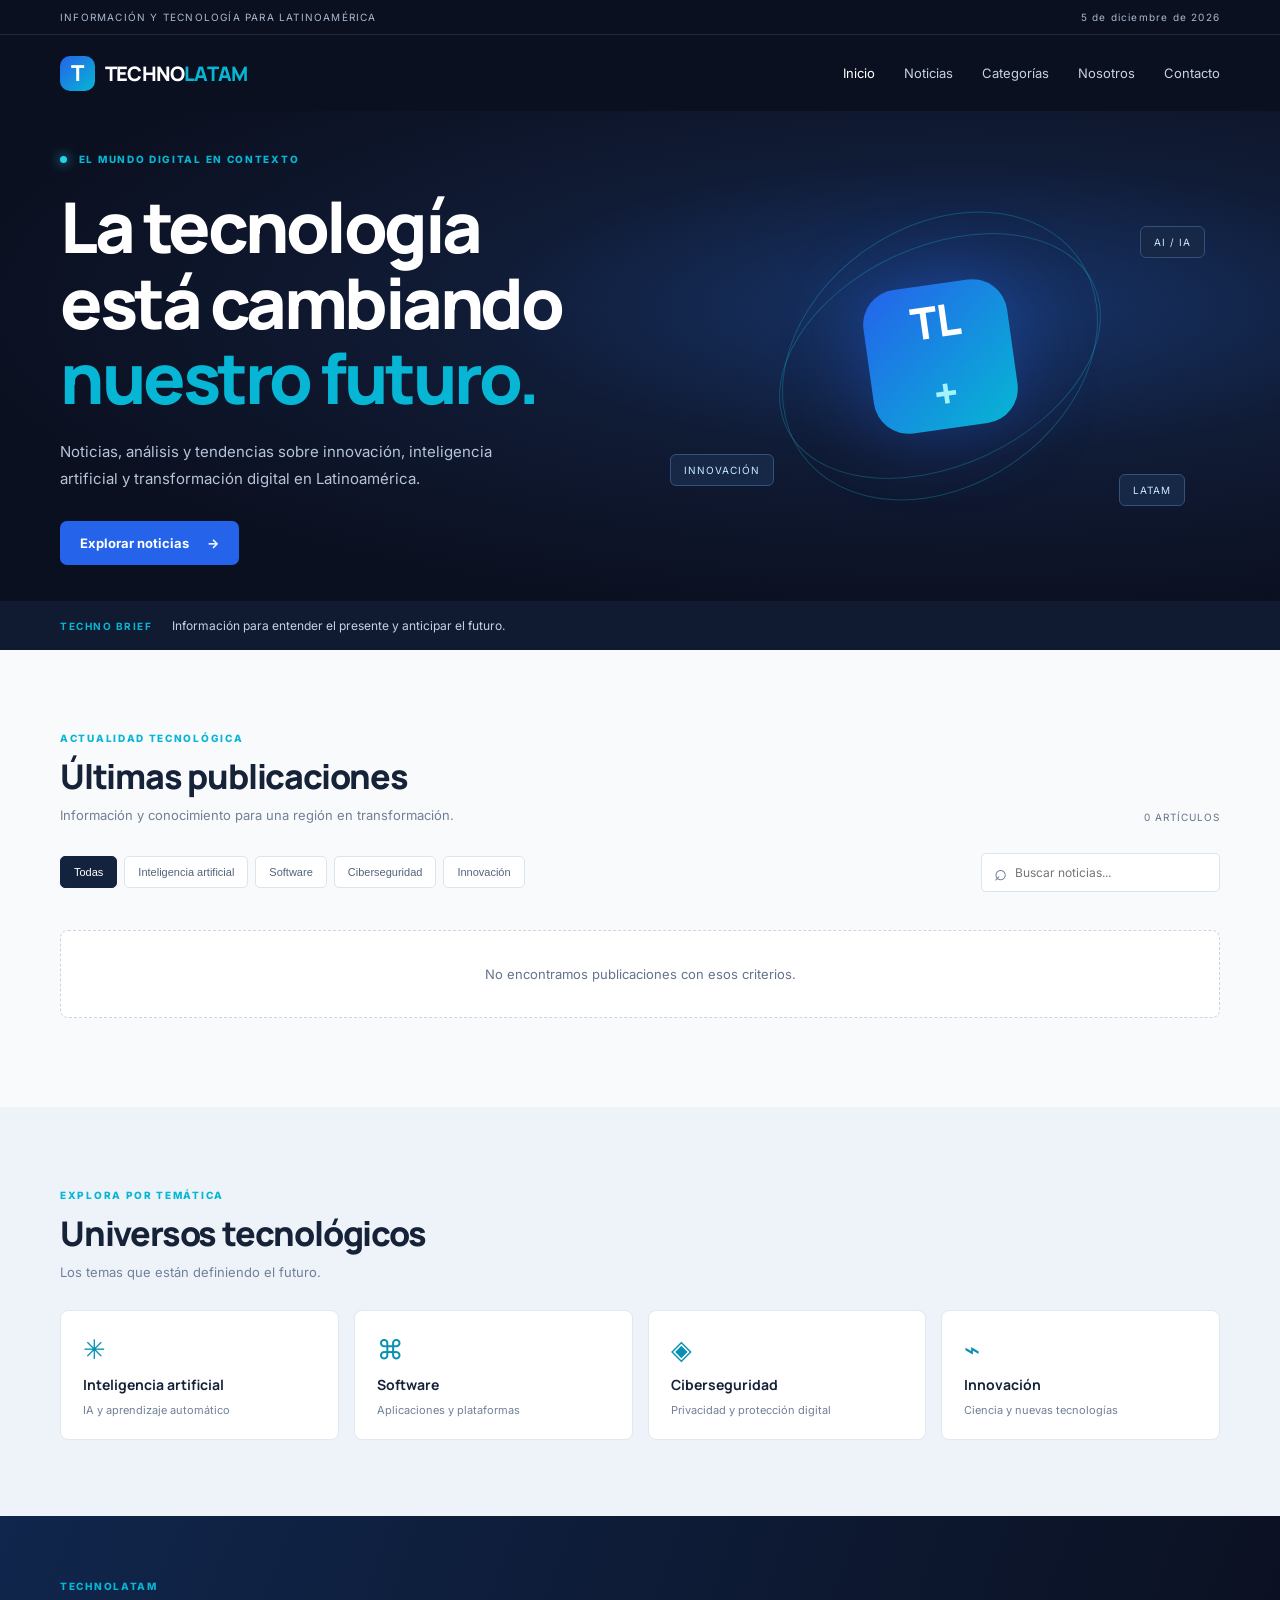
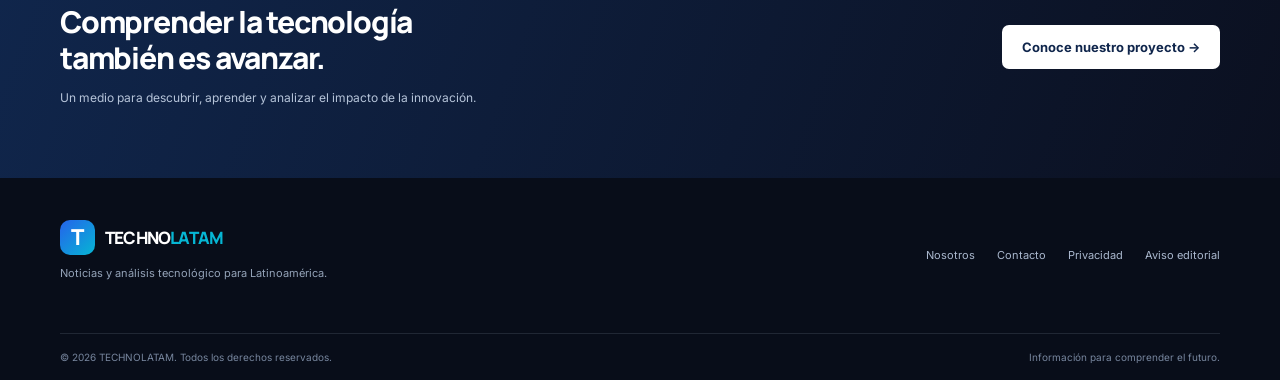
<file: index.html>
<!DOCTYPE html>
<html lang="es">
<head>
    <meta name="google-site-verification" content="g3WpjY85wKa7vGUl9oqbQ72oNbUNxhs-err2nP2XRZ4" />
    <meta charset="UTF-8">
    <meta name="viewport" content="width=device-width, initial-scale=1.0">
    <meta name="theme-color" content="#0B1020">
    
    <meta name="robots" content="index, follow">
    <title>TECHNOLATAM | Tecnología que transforma</title>
    <link rel="icon" href="./assets/img/favicon.svg" type="image/svg+xml">
    <link rel="preconnect" href="https://fonts.googleapis.com">
    <link rel="preconnect" href="https://fonts.gstatic.com" crossorigin>
    <link href="https://fonts.googleapis.com/css2?family=Inter:wght@400;500;600;700;800&family=Manrope:wght@400;500;600;700;800&display=swap" rel="stylesheet">
    <link rel="stylesheet" href="./assets/css/styles.css">
    <script src="./assets/js/app.js" defer></script>

    
    
    

    <meta name="description" content="TECHNOLATAM: noticias, an&amp;#225;lisis y tendencias de tecnolog&amp;#237;a para Latinoam&amp;#233;rica." />
    <link rel="canonical" href="https://dududev94.github.io/technolatam-noticias/" />
    <script type="application/ld+json" id="technolatam-structured-data">
{"@context":"https://schema.org","@type":"WebSite","name":"TECHNOLATAM","url":"https://dududev94.github.io/technolatam-noticias/","description":"TECHNOLATAM: noticias, an\u0026#225;lisis y tendencias de tecnolog\u0026#237;a para Latinoam\u0026#233;rica.","inLanguage":"es","publisher":{"@type":"Organization","name":"TECHNOLATAM","url":"https://dududev94.github.io/technolatam-noticias/"}}
</script>
</head>
<body>
<header class="site-header">
    <div class="topbar">
        <div class="container topbar-inner">
            <span>INFORMACIÓN Y TECNOLOGÍA PARA LATINOAMÉRICA</span>
            <span id="current-date"></span>
        </div>
    </div>
    <div class="container header-main">
        <a class="brand" href="./" aria-label="TECHNOLATAM inicio">
            <span class="brand-mark">T</span>
            <span>TECHNO<span class="brand-accent">LATAM</span></span>
        </a>
        <button class="menu-toggle" id="menu-toggle" aria-label="Abrir menú" aria-expanded="false">☰</button>
        <nav class="main-nav" id="main-nav">
            <a href="./" class="active">Inicio</a>
            <a href="#noticias">Noticias</a>
            <a href="#categorias">Categorías</a>
            <a href="./sobre-nosotros.html">Nosotros</a>
            <a href="./contacto.html">Contacto</a>
        </nav>
    </div>
</header>

<main>
    <section class="hero">
        <div class="container hero-inner">
            <div class="hero-copy">
                <span class="eyebrow"><span class="live-dot"></span> EL MUNDO DIGITAL EN CONTEXTO</span>
                <h1>La tecnología<br>está cambiando<br><span>nuestro futuro.</span></h1>
                <p>Noticias, análisis y tendencias sobre innovación, inteligencia artificial y transformación digital en Latinoamérica.</p>
                <a href="#noticias" class="button button-primary">Explorar noticias <span>→</span></a>
            </div>
            <div class="hero-art" aria-label="Ilustración tecnológica">
                <div class="orbit orbit-one"></div>
                <div class="orbit orbit-two"></div>
                <div class="orbit-core">TL<span>+</span></div>
                <span class="orbit-tag tag-one">AI / IA</span>
                <span class="orbit-tag tag-two">INNOVACIÓN</span>
                <span class="orbit-tag tag-three">LATAM</span>
            </div>
        </div>
    </section>

    <section class="ticker">
        <div class="container ticker-inner">
            <strong>TECHNO BRIEF</strong>
            <span>Información para entender el presente y anticipar el futuro.</span>
        </div>
    </section>

    <section class="section container" id="noticias">
        <div class="section-heading">
            <div>
                <span class="eyebrow">ACTUALIDAD TECNOLÓGICA</span>
                <h2>Últimas publicaciones</h2>
                <p>Información y conocimiento para una región en transformación.</p>
            </div>
            <span class="section-counter" id="article-count">0 ARTÍCULOS</span>
        </div>

        <div class="toolbar">
            <div class="filters" id="category-filters">
                <button class="filter active" data-category="Todas">Todas</button>
                <button class="filter" data-category="Inteligencia artificial">Inteligencia artificial</button>
                <button class="filter" data-category="Software">Software</button>
                <button class="filter" data-category="Ciberseguridad">Ciberseguridad</button>
                <button class="filter" data-category="Innovación">Innovación</button>
            </div>
            <label class="search-box">
                <span>⌕</span>
                <input id="search-input" type="search" placeholder="Buscar noticias..." aria-label="Buscar noticias">
            </label>
        </div>

        <div class="news-grid" id="news-grid">
            <div class="loading-state">Cargando publicaciones...</div>
        </div>
        <p class="empty-state" id="empty-state" hidden>No encontramos publicaciones con esos criterios.</p>
    </section>

    <section class="categories-section" id="categorias">
        <div class="container section">
            <div class="section-heading">
                <div>
                    <span class="eyebrow">EXPLORA POR TEMÁTICA</span>
                    <h2>Universos tecnológicos</h2>
                    <p>Los temas que están definiendo el futuro.</p>
                </div>
            </div>
            <div class="category-grid">
                <a href="#noticias" data-pick-category="Inteligencia artificial" class="category-card"><span>✳</span><strong>Inteligencia artificial</strong><small>IA y aprendizaje automático</small></a>
                <a href="#noticias" data-pick-category="Software" class="category-card"><span>⌘</span><strong>Software</strong><small>Aplicaciones y plataformas</small></a>
                <a href="#noticias" data-pick-category="Ciberseguridad" class="category-card"><span>◈</span><strong>Ciberseguridad</strong><small>Privacidad y protección digital</small></a>
                <a href="#noticias" data-pick-category="Innovación" class="category-card"><span>⌁</span><strong>Innovación</strong><small>Ciencia y nuevas tecnologías</small></a>
            </div>
        </div>
    </section>

    <section class="newsletter-section">
        <div class="container newsletter">
            <div>
                <span class="eyebrow">TECHNOLATAM</span>
                <h2>Comprender la tecnología<br>también es avanzar.</h2>
                <p>Un medio para descubrir, aprender y analizar el impacto de la innovación.</p>
            </div>
            <a class="button button-light" href="./sobre-nosotros.html">Conoce nuestro proyecto →</a>
        </div>
    </section>
</main>

<footer class="site-footer">
    <div class="container footer-main">
        <div>
            <a class="brand footer-brand" href="./"><span class="brand-mark">T</span><span>TECHNO<span class="brand-accent">LATAM</span></span></a>
            <p>Noticias y análisis tecnológico para Latinoamérica.</p>
        </div>
        <div class="footer-links">
            <a href="./sobre-nosotros.html">Nosotros</a>
            <a href="./contacto.html">Contacto</a>
            <a href="./privacidad.html">Privacidad</a>
            <a href="./aviso-editorial.html">Aviso editorial</a>
        </div>
    </div>
    <div class="container footer-bottom">
        <span>© <span id="year"></span> TECHNOLATAM. Todos los derechos reservados.</span>
        <span>Información para comprender el futuro.</span>
    </div>
</footer>
</body>
</html>
</file>
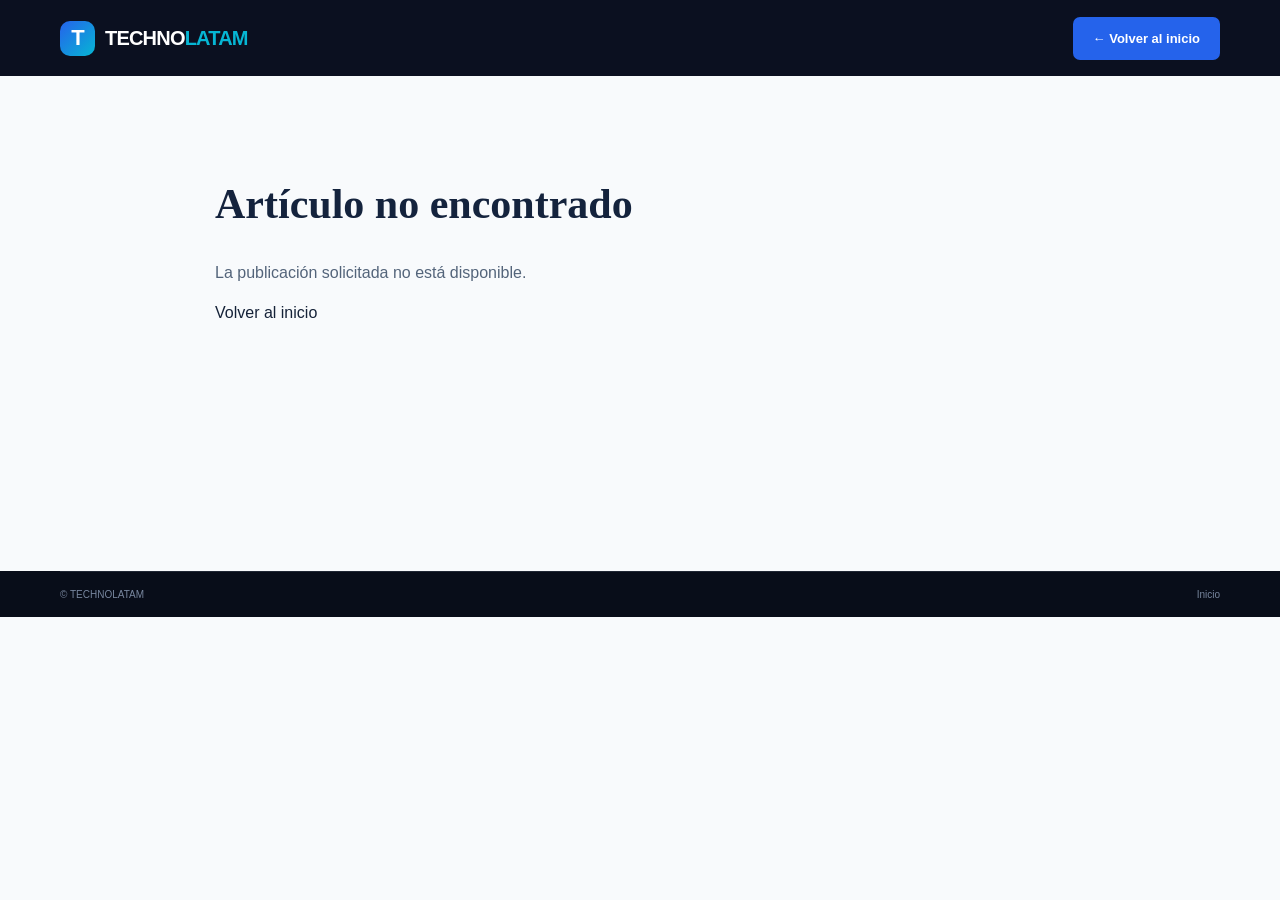
<file: articulo.html>
<!DOCTYPE html>
<html lang="es">
<head>
<meta charset="UTF-8">
<meta name="viewport" content="width=device-width, initial-scale=1.0">
<meta name="theme-color" content="#0B1020">
<meta name="description" content="Artículo de TECHNOLATAM">
<title>Artículo | TECHNOLATAM</title>
<link rel="icon" href="./assets/img/favicon.svg" type="image/svg+xml">
<link rel="stylesheet" href="./assets/css/styles.css">
<script src="./assets/js/article.js" defer></script>
</head>
<body>
<header class="site-header">
<div class="container header-main">
<a class="brand" href="./"><span class="brand-mark">T</span><span>TECHNO<span class="brand-accent">LATAM</span></span></a>
<a href="./" class="button button-primary">← Volver al inicio</a>
</div>
</header>
<main class="inner-page">
<div class="container article-layout" id="article-container">
<p>Cargando artículo...</p>
</div>
</main>
<footer class="site-footer"><div class="container footer-bottom"><span>© TECHNOLATAM</span><a href="./">Inicio</a></div></footer>
</body>
</html>
</file>
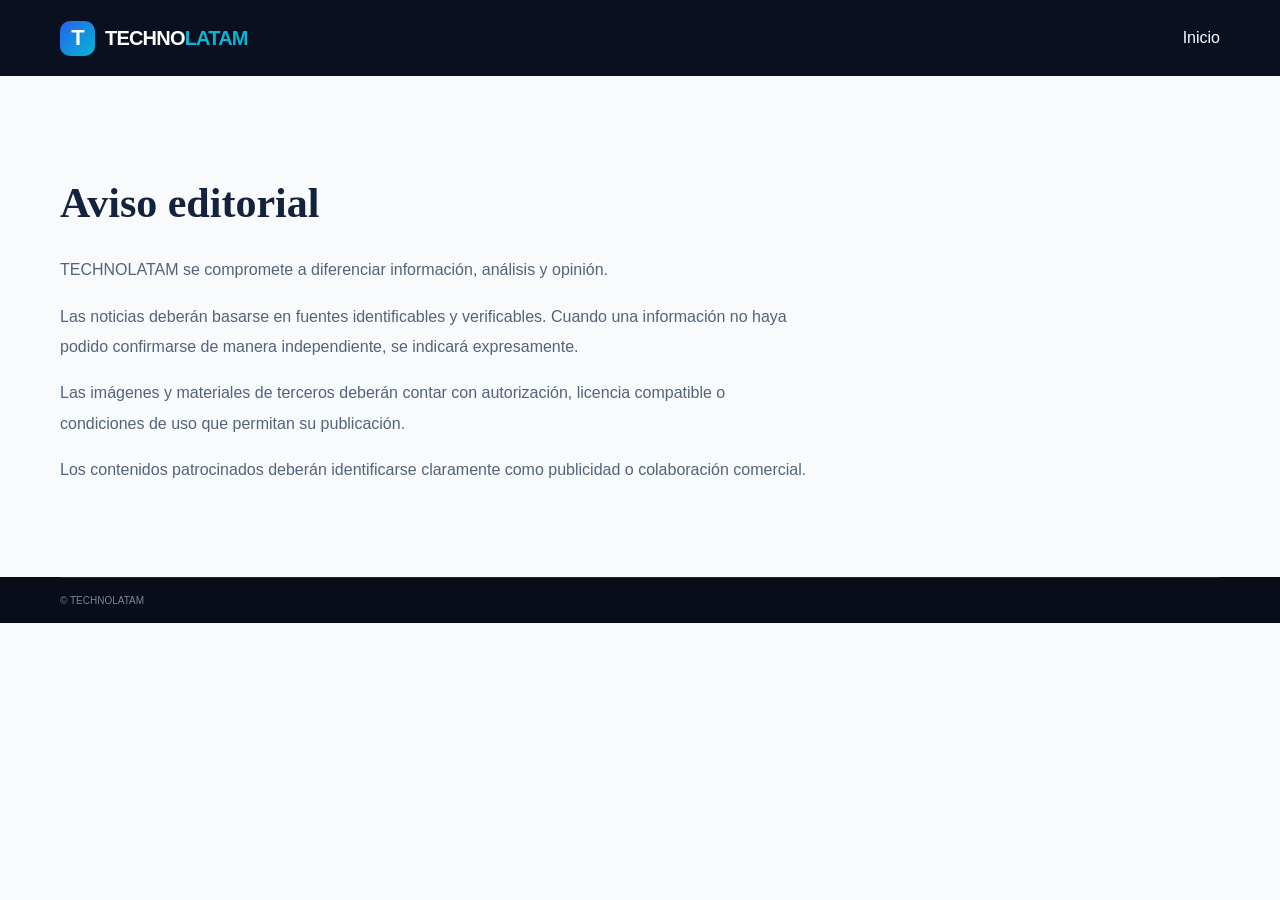
<file: aviso-editorial.html>
<!DOCTYPE html>
<html lang="es"><head><meta charset="UTF-8"><meta name="viewport" content="width=device-width,initial-scale=1"><title>Aviso editorial | TECHNOLATAM</title><link rel="stylesheet" href="./assets/css/styles.css">
    
    
    

    <meta name="description" content="Conoce los criterios editoriales de TECHNOLATAM sobre verificaci&#195;&#179;n de informaci&#195;&#179;n, fuentes, transparencia y correcciones." />
    <link rel="canonical" href="https://dududev94.github.io/technolatam-noticias/aviso-editorial.html" />
    <script type="application/ld+json" id="technolatam-structured-data">
{"@context":"https://schema.org","@type":"WebPage","name":"Aviso editorial | TECHNOLATAM","url":"https://dududev94.github.io/technolatam-noticias/aviso-editorial.html","description":"Conoce los criterios editoriales de TECHNOLATAM sobre verificaciÃ³n de informaciÃ³n, fuentes, transparencia y correcciones.","inLanguage":"es","isPartOf":{"@type":"WebSite","name":"TECHNOLATAM","url":"https://dududev94.github.io/technolatam-noticias/"}}
</script>
</head>
<body><header class="site-header"><div class="container header-main"><a class="brand" href="./"><span class="brand-mark">T</span><span>TECHNO<span class="brand-accent">LATAM</span></span></a><a href="./">Inicio</a></div></header><main class="inner-page"><div class="container"><h1>Aviso editorial</h1><p>TECHNOLATAM se compromete a diferenciar información, análisis y opinión.</p><p>Las noticias deberán basarse en fuentes identificables y verificables. Cuando una información no haya podido confirmarse de manera independiente, se indicará expresamente.</p><p>Las imágenes y materiales de terceros deberán contar con autorización, licencia compatible o condiciones de uso que permitan su publicación.</p><p>Los contenidos patrocinados deberán identificarse claramente como publicidad o colaboración comercial.</p></div></main><footer class="site-footer"><div class="container footer-bottom">© TECHNOLATAM</div></footer></body></html>
</file>
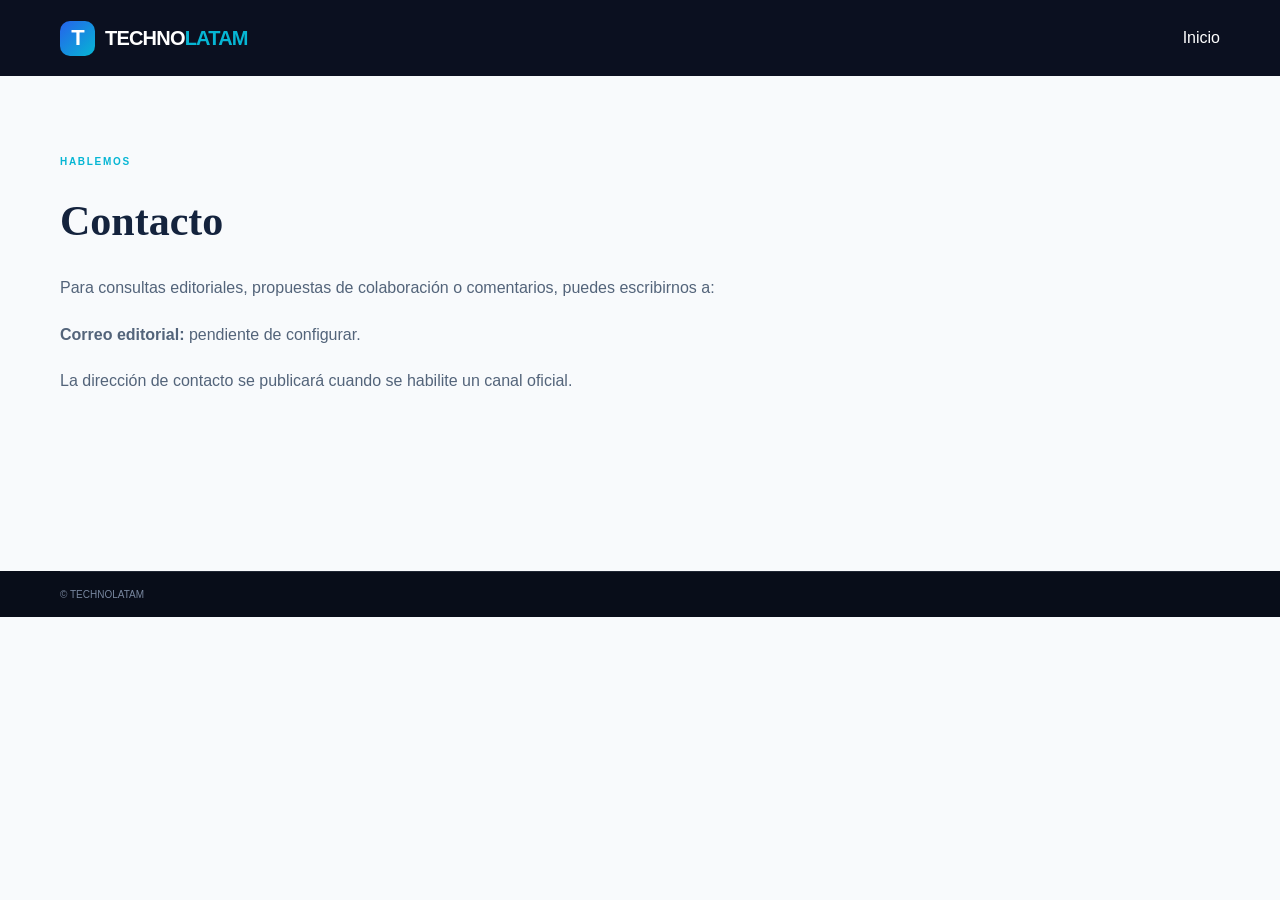
<file: contacto.html>
<!DOCTYPE html>
<html lang="es"><head><meta charset="UTF-8"><meta name="viewport" content="width=device-width,initial-scale=1"><meta name="theme-color" content="#0B1020"><title>Contacto | TECHNOLATAM</title><link rel="stylesheet" href="./assets/css/styles.css">
    
    
    

    <meta name="description" content="Contacta con TECHNOLATAM para consultas, colaboraciones, sugerencias y propuestas relacionadas con tecnolog&#195;&#173;a." />
    <link rel="canonical" href="https://dududev94.github.io/technolatam-noticias/contacto.html" />
    <script type="application/ld+json" id="technolatam-structured-data">
{"@context":"https://schema.org","@type":"ContactPage","name":"Contacto | TECHNOLATAM","url":"https://dududev94.github.io/technolatam-noticias/contacto.html","description":"Contacta con TECHNOLATAM para consultas, colaboraciones, sugerencias y propuestas relacionadas con tecnologÃ­a.","inLanguage":"es","isPartOf":{"@type":"WebSite","name":"TECHNOLATAM","url":"https://dududev94.github.io/technolatam-noticias/"}}
</script>
</head>
<body><header class="site-header"><div class="container header-main"><a class="brand" href="./"><span class="brand-mark">T</span><span>TECHNO<span class="brand-accent">LATAM</span></span></a><a href="./">Inicio</a></div></header><main class="inner-page"><div class="container"><span class="eyebrow">HABLEMOS</span><h1>Contacto</h1><p>Para consultas editoriales, propuestas de colaboración o comentarios, puedes escribirnos a:</p><p><strong>Correo editorial:</strong> pendiente de configurar.</p><p>La dirección de contacto se publicará cuando se habilite un canal oficial.</p></div></main><footer class="site-footer"><div class="container footer-bottom">© TECHNOLATAM</div></footer></body></html>
</file>
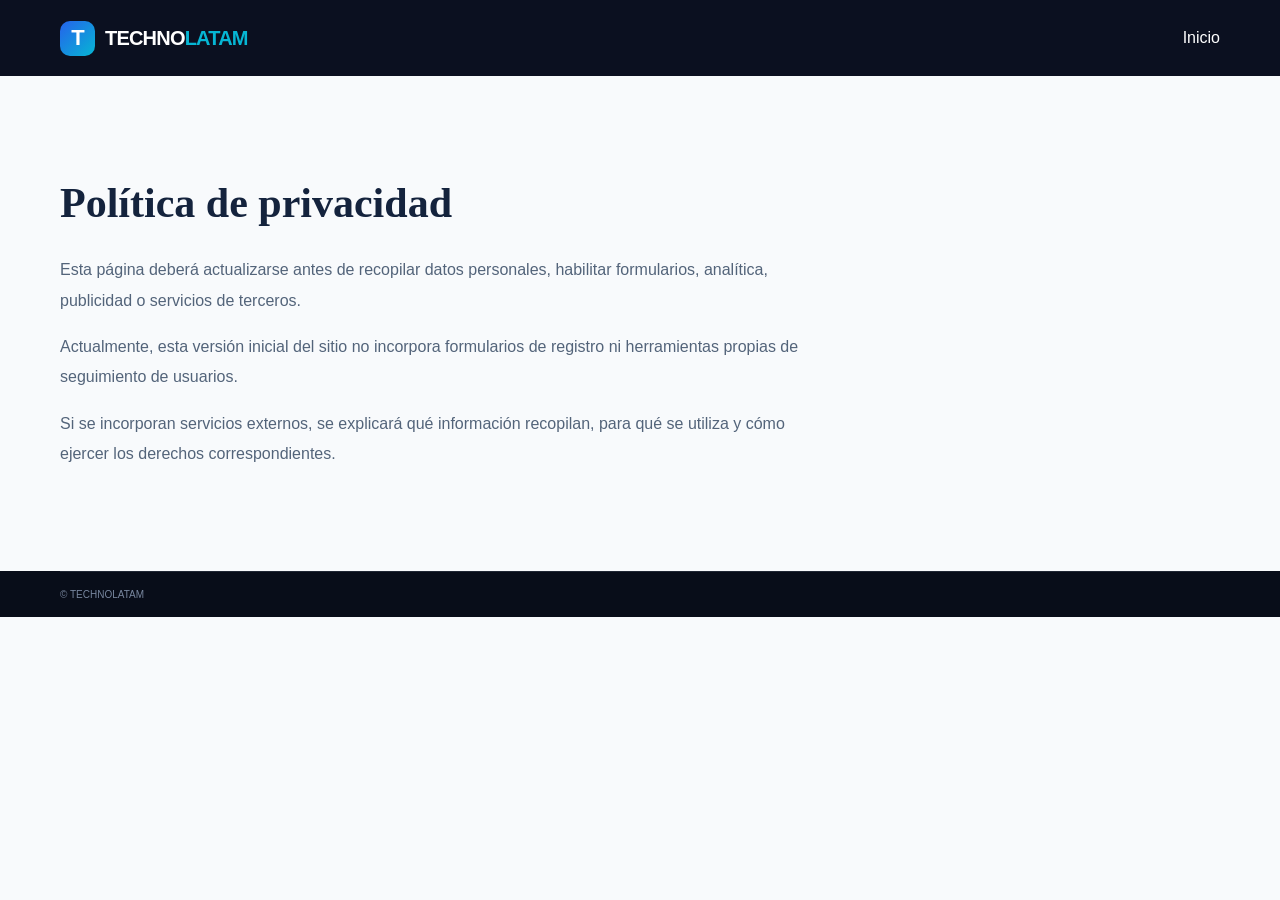
<file: privacidad.html>
<!DOCTYPE html>
<html lang="es"><head><meta charset="UTF-8"><meta name="viewport" content="width=device-width,initial-scale=1"><title>Privacidad | TECHNOLATAM</title><link rel="stylesheet" href="./assets/css/styles.css">
    
    
    

    <meta name="description" content="Consulta la pol&#195;&#173;tica de privacidad de TECHNOLATAM y conoce c&#195;&#179;mo se aborda el tratamiento de informaci&#195;&#179;n de los visitantes." />
    <link rel="canonical" href="https://dududev94.github.io/technolatam-noticias/privacidad.html" />
    <script type="application/ld+json" id="technolatam-structured-data">
{"@context":"https://schema.org","@type":"WebPage","name":"Privacidad | TECHNOLATAM","url":"https://dududev94.github.io/technolatam-noticias/privacidad.html","description":"Consulta la polÃ­tica de privacidad de TECHNOLATAM y conoce cÃ³mo se aborda el tratamiento de informaciÃ³n de los visitantes.","inLanguage":"es","isPartOf":{"@type":"WebSite","name":"TECHNOLATAM","url":"https://dududev94.github.io/technolatam-noticias/"}}
</script>
</head>
<body><header class="site-header"><div class="container header-main"><a class="brand" href="./"><span class="brand-mark">T</span><span>TECHNO<span class="brand-accent">LATAM</span></span></a><a href="./">Inicio</a></div></header><main class="inner-page"><div class="container"><h1>Política de privacidad</h1><p>Esta página deberá actualizarse antes de recopilar datos personales, habilitar formularios, analítica, publicidad o servicios de terceros.</p><p>Actualmente, esta versión inicial del sitio no incorpora formularios de registro ni herramientas propias de seguimiento de usuarios.</p><p>Si se incorporan servicios externos, se explicará qué información recopilan, para qué se utiliza y cómo ejercer los derechos correspondientes.</p></div></main><footer class="site-footer"><div class="container footer-bottom">© TECHNOLATAM</div></footer></body></html>
</file>
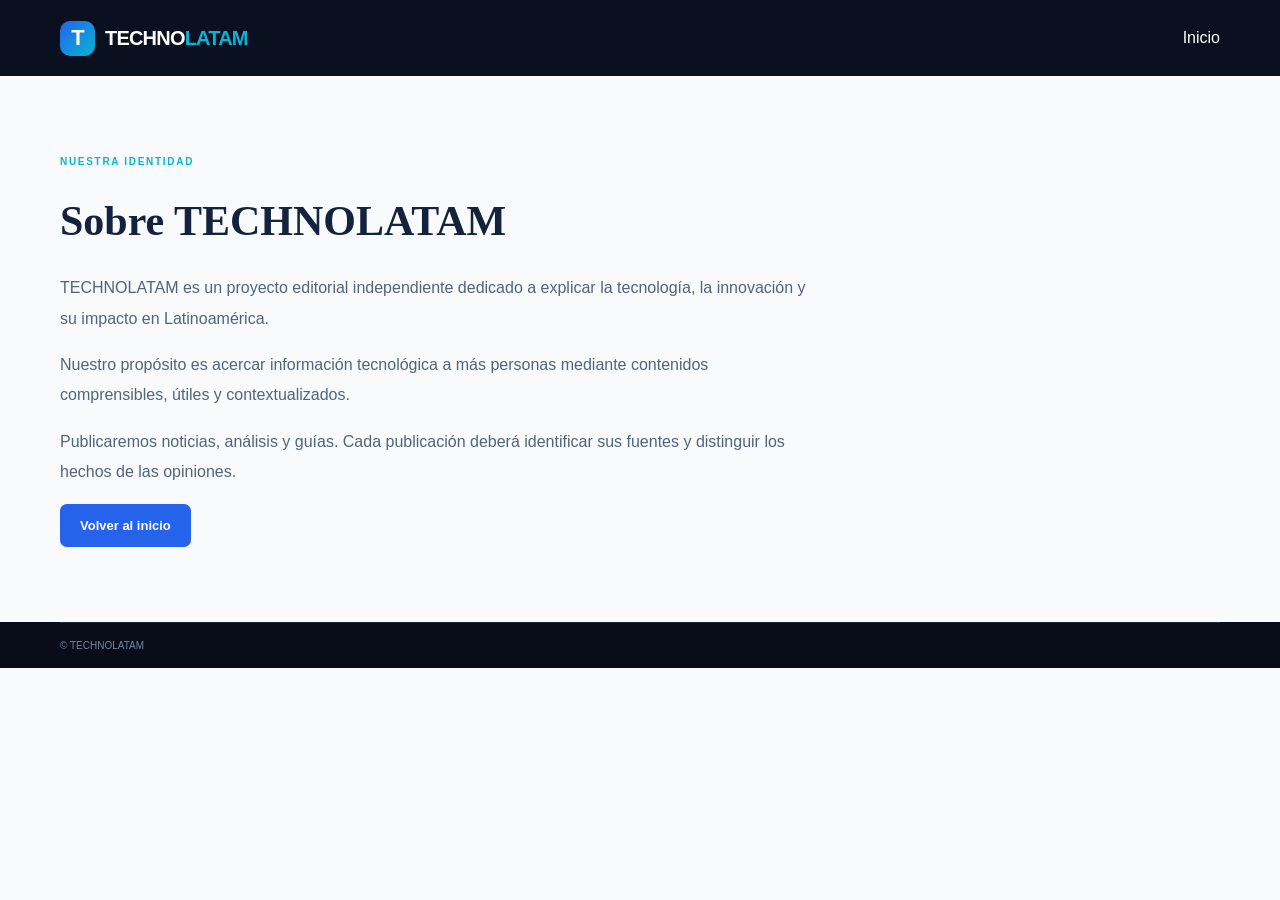
<file: sobre-nosotros.html>
<!DOCTYPE html>
<html lang="es"><head><meta charset="UTF-8"><meta name="viewport" content="width=device-width,initial-scale=1"><meta name="theme-color" content="#0B1020"><title>Nosotros | TECHNOLATAM</title><link rel="stylesheet" href="./assets/css/styles.css"><link rel="icon" href="./assets/img/favicon.svg">
    
    
    

    <meta name="description" content="Conoce TECHNOLATAM, un portal independiente de noticias, an&#195;&#161;lisis y tendencias tecnol&#195;&#179;gicas para Latinoam&#195;&#169;rica." />
    <link rel="canonical" href="https://dududev94.github.io/technolatam-noticias/sobre-nosotros.html" />
    <script type="application/ld+json" id="technolatam-structured-data">
{"@context":"https://schema.org","@type":"WebPage","name":"Sobre nosotros | TECHNOLATAM","url":"https://dududev94.github.io/technolatam-noticias/sobre-nosotros.html","description":"Conoce TECHNOLATAM, un portal independiente de noticias, anÃ¡lisis y tendencias tecnolÃ³gicas para LatinoamÃ©rica.","inLanguage":"es","isPartOf":{"@type":"WebSite","name":"TECHNOLATAM","url":"https://dududev94.github.io/technolatam-noticias/"}}
</script>
</head>
<body><header class="site-header"><div class="container header-main"><a class="brand" href="./"><span class="brand-mark">T</span><span>TECHNO<span class="brand-accent">LATAM</span></span></a><a href="./">Inicio</a></div></header>
<main class="inner-page"><div class="container"><span class="eyebrow">NUESTRA IDENTIDAD</span><h1>Sobre TECHNOLATAM</h1><p>TECHNOLATAM es un proyecto editorial independiente dedicado a explicar la tecnología, la innovación y su impacto en Latinoamérica.</p><p>Nuestro propósito es acercar información tecnológica a más personas mediante contenidos comprensibles, útiles y contextualizados.</p><p>Publicaremos noticias, análisis y guías. Cada publicación deberá identificar sus fuentes y distinguir los hechos de las opiniones.</p><a class="button button-primary" href="./">Volver al inicio</a></div></main><footer class="site-footer"><div class="container footer-bottom">© TECHNOLATAM</div></footer></body></html>
</file>
<file: assets/css/styles.css>
:root{--bg:#0b1020;--panel:#111a2e;--panel2:#16223a;--blue:#2563eb;--cyan:#06b6d4;--text:#f8fafc;--muted:#94a3b8;--line:rgba(148,163,184,.17);--light:#eef3fa;--dark:#101a2d}
*{box-sizing:border-box}html{scroll-behavior:smooth}body{margin:0;font-family:Inter,Arial,sans-serif;background:#f8fafc;color:#152238}a{color:inherit;text-decoration:none}.container{width:min(1160px,calc(100% - 40px));margin:auto}
.site-header{background:var(--bg);color:white}.topbar{border-bottom:1px solid var(--line);font-size:10px;letter-spacing:1.2px;color:#aab8ce}.topbar-inner{display:flex;justify-content:space-between;padding:11px 0}.header-main{height:76px;display:flex;align-items:center;justify-content:space-between}.brand{display:flex;align-items:center;gap:10px;font-family:Manrope,sans-serif;font-size:20px;font-weight:800;letter-spacing:-.8px}.brand-mark{width:35px;height:35px;display:grid;place-items:center;border-radius:10px;background:linear-gradient(135deg,var(--blue),var(--cyan));font-size:22px}.brand-accent{color:var(--cyan)}.main-nav{display:flex;align-items:center;gap:29px;font-size:13px;color:#c6d2e4}.main-nav a:hover,.main-nav a.active{color:#fff}.menu-toggle{display:none;background:none;color:white;border:0;font-size:25px}
.hero{background:radial-gradient(ellipse at 75% 40%,#17356b 0%,#101b35 36%,#0b1020 75%);color:white;overflow:hidden}.hero-inner{min-height:490px;display:grid;grid-template-columns:1fr 1fr;align-items:center;gap:40px}.eyebrow{font-size:10px;letter-spacing:1.7px;font-weight:800;color:var(--cyan)}.live-dot{display:inline-block;width:7px;height:7px;border-radius:50%;background:#22d3ee;margin-right:8px;box-shadow:0 0 12px #22d3ee}.hero h1{font:800 clamp(42px,6vw,70px)/1.08 Manrope,sans-serif;letter-spacing:-3.5px;margin:22px 0}.hero h1 span{color:var(--cyan)}.hero-copy p{max-width:490px;line-height:1.8;color:#b6c4d9;font-size:15px;margin-bottom:29px}.button{display:inline-flex;align-items:center;gap:18px;padding:14px 20px;border-radius:7px;font-size:13px;font-weight:700}.button-primary{background:var(--blue);color:white}.button-primary:hover{background:#1d4ed8}.hero-art{height:370px;position:relative;display:grid;place-items:center}.orbit{position:absolute;border:1px solid rgba(34,211,238,.25);border-radius:50%;transform:rotate(-25deg)}.orbit-one{width:340px;height:220px}.orbit-two{width:260px;height:340px;transform:rotate(55deg)}.orbit-core{width:145px;height:145px;border-radius:35px;background:linear-gradient(140deg,#2563eb,#06b6d4);display:grid;place-items:center;font:800 44px Manrope;box-shadow:0 0 80px #2563eb66;transform:rotate(-8deg)}.orbit-core span{color:#a5f3fc}.orbit-tag{position:absolute;padding:9px 13px;background:#172846;border:1px solid #31527c;border-radius:6px;font-size:10px;letter-spacing:1px;color:#c8eaff}.tag-one{top:55px;right:15px}.tag-two{bottom:55px;left:10px}.tag-three{bottom:35px;right:35px}
.ticker{background:#101b31;color:#c5d2e4}.ticker-inner{display:flex;gap:20px;align-items:center;padding:17px 0;font-size:12px}.ticker strong{color:var(--cyan);letter-spacing:1.5px;font-size:10px}.section{padding-top:76px;padding-bottom:76px}.section-heading{display:flex;align-items:end;justify-content:space-between;gap:20px;margin-bottom:30px}.section-heading h2,.newsletter h2{font:800 34px/1.2 Manrope,sans-serif;letter-spacing:-1.2px;margin:10px 0}.section-heading p{font-size:13px;color:#718096;margin:0}.section-counter{font-size:10px;letter-spacing:1px;color:#64748b}.toolbar{display:flex;justify-content:space-between;gap:20px;align-items:center;margin-bottom:25px}.filters{display:flex;gap:7px;flex-wrap:wrap}.filter{border:1px solid #dce4ee;background:white;padding:9px 13px;border-radius:5px;color:#53647a;font-size:11px;cursor:pointer}.filter.active,.filter:hover{background:#14233d;color:white;border-color:#14233d}.search-box{display:flex;gap:8px;align-items:center;border:1px solid #dce4ee;background:white;padding:0 12px;border-radius:5px;min-width:220px}.search-box span{font-size:22px;color:#64748b}.search-box input{border:0;outline:0;padding:11px 0;width:100%;font:12px Inter}
.news-grid{display:grid;grid-template-columns:repeat(3,1fr);gap:22px}.news-card{background:white;border:1px solid #e5eaf1;border-radius:9px;overflow:hidden;transition:.2s}.news-card:hover{transform:translateY(-4px);box-shadow:0 12px 30px #172b4712}.news-image{height:180px;background:linear-gradient(135deg,#14264a,#087eaa);display:grid;place-items:center;color:#b6f3ff;font:800 36px Manrope;overflow:hidden}.news-image img{width:100%;height:100%;object-fit:cover}.news-content{padding:20px}.news-category{font-size:9px;font-weight:800;letter-spacing:1px;color:#087eaa;text-transform:uppercase}.news-content h3{font:700 18px/1.4 Manrope;margin:10px 0;color:#17243b}.news-content p{font-size:12px;line-height:1.7;color:#718096}.news-meta{display:flex;justify-content:space-between;color:#94a3b8;font-size:10px;margin-top:18px}.read-more{display:inline-block;margin-top:15px;font-size:11px;font-weight:700;color:#2563eb}.loading-state,.empty-state{grid-column:1/-1;padding:35px;text-align:center;color:#64748b;background:white;border:1px dashed #cbd5e1;border-radius:8px;font-size:13px}
.categories-section{background:#eef3fa}.category-grid{display:grid;grid-template-columns:repeat(4,1fr);gap:15px}.category-card{background:white;border:1px solid #e1e8f0;padding:22px;border-radius:8px;display:flex;flex-direction:column;gap:9px}.category-card>span{font-size:27px;color:#0891b2}.category-card strong{font:700 14px Manrope}.category-card small{font-size:11px;color:#718096}.category-card:hover{border-color:#06b6d4}
.newsletter-section{background:linear-gradient(110deg,#10264c,#0b1020);color:white}.newsletter{padding-top:58px;padding-bottom:58px;display:flex;align-items:center;justify-content:space-between;gap:30px}.newsletter h2{font-size:30px}.newsletter p{font-size:12px;color:#b6c4d9;line-height:1.7}.button-light{background:white;color:#10264c;white-space:nowrap}
.site-footer{background:#080d19;color:white}.footer-main{padding:42px 0;display:flex;justify-content:space-between;gap:25px}.footer-brand{font-size:17px}.footer-main p{font-size:11px;color:#94a3b8}.footer-links{display:flex;gap:22px;align-items:center;flex-wrap:wrap;color:#aab8ce;font-size:11px}.footer-bottom{padding:17px 0;border-top:1px solid var(--line);display:flex;justify-content:space-between;gap:15px;color:#77869e;font-size:10px}
.inner-page{min-height:55vh;padding:75px 0}.inner-page h1{font:800 42px Manrope;color:#14233d}.inner-page p{max-width:750px;line-height:1.9;color:#53647a}.article-layout{max-width:850px;margin:auto}.article-layout .article-category{color:#0891b2;font-weight:800;font-size:11px;text-transform:uppercase}.article-layout h1{font-size:42px;line-height:1.2}.article-layout .article-meta{color:#718096;font-size:12px}.article-layout .article-body{font-size:16px;line-height:1.9;white-space:pre-line}
@media(max-width:800px){.hero-inner{grid-template-columns:1fr;padding-top:65px;padding-bottom:35px}.hero-art{height:260px}.hero h1{font-size:52px}.news-grid{grid-template-columns:repeat(2,1fr)}.category-grid{grid-template-columns:repeat(2,1fr)}.toolbar{align-items:stretch;flex-direction:column}.search-box{width:100%}.main-nav{display:none;position:absolute;top:112px;left:0;right:0;background:#111a2e;padding:20px;z-index:5;flex-direction:column;align-items:flex-start}.main-nav.open{display:flex}.menu-toggle{display:block}.newsletter{align-items:flex-start;flex-direction:column}}
@media(max-width:520px){.container{width:min(100% - 28px,1160px)}.topbar-inner span:first-child{font-size:8px}.hero h1{font-size:43px;letter-spacing:-2px}.hero-art{height:230px}.orbit-one{width:270px}.orbit-two{height:270px}.news-grid{grid-template-columns:1fr}.category-grid{grid-template-columns:1fr 1fr}.section{padding-top:55px;padding-bottom:55px}.section-heading h2{font-size:27px}.section-counter{display:none}.footer-main,.footer-bottom{flex-direction:column}.footer-links{gap:14px}.article-layout h1{font-size:32px}}
</file>
